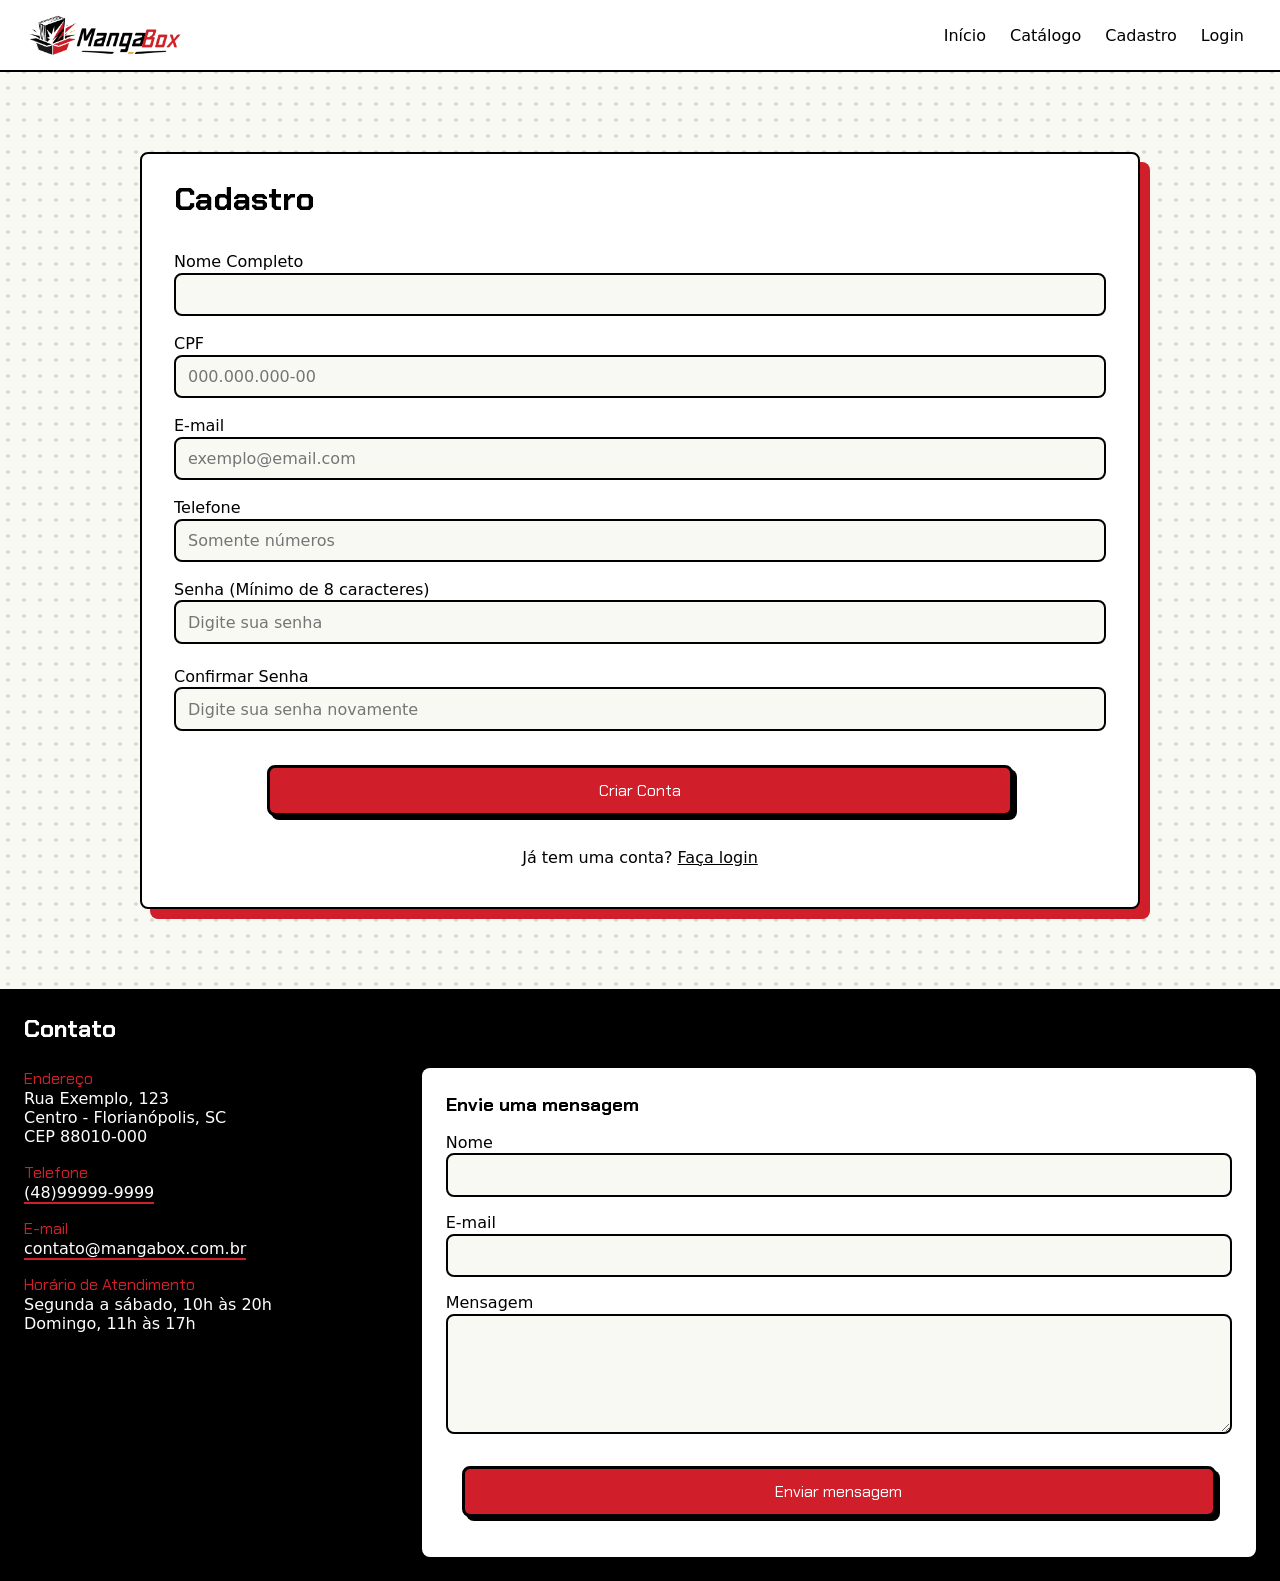
<file: cadastro.html>
<!DOCTYPE html>
<html lang="pt-BR">

<head>
    <meta charset="UTF-8">
    <meta name="viewport" content="width=device-width, initial-scale=1.0">
    <title>MangaBox | Cadastro</title>
    <link rel="icon" href="./img/icon.png" type="image/png">

    <link rel="preconnect" href="https://fonts.googleapis.com">
    <link rel="preconnect" href="https://fonts.gstatic.com" crossorigin>
    <link href="https://fonts.googleapis.com/css2?family=Chakra+Petch:ital,wght@1,700&display=swap" rel="stylesheet">

    <link rel="stylesheet" href="css/base.css">
    <link rel="stylesheet" href="css/componentes.css">
    <link rel="stylesheet" href="css/cadastro.css">
    <link rel="stylesheet" href="css/responsivo.css">

    <script type="module" src="./js/cliente.js"></script>
    <script type="module" src="./js/sessao.js"></script>
</head>

<body>
    <header class="menu">
        <div class="container menu-interno">
            <a href="index.html" class="menu-logo">
                <img src="img/logo-horizontal.png" alt="MangaBox">
            </a>

            <input type="checkbox" id="menu-toggle" class="menu-toggle">
            <label for="menu-toggle" class="menu-hamburguer">
                <img src="img/icons/menu.png" alt="">
            </label>

            <nav class="menu-nav">
                <a href="index.html" class="menu-link">Início</a>
                <a href="loja.html" class="menu-link">Catálogo</a>
                <a href="cadastro.html" class="menu-link" id="nav-cadastro" aria-current="page">Cadastro</a>
                <a href="login.html" class="menu-link" id="nav-login">Login</a>
                <a href="perfil.html" class="menu-link" id="nav-perfil">Perfil</a>
                <a href="relatorios.html" class="menu-link" id="nav-relatorios">Relatórios</a>
            </nav>
        </div>
    </header>

    <main>

        <div class="container" id="form-box">
            <h1>Cadastro</h1>
            <form id="form-cadastro" method="post">
                <div class="campo">
                    <label for="nomecad">Nome Completo</label>
                    <input type="text" id="nomecad" name="nomecad" required autocomplete="name">

                    <span class="erro" id="erro-nome"></span>
                </div>

                <div class="campo">
                    <label for="cpf">CPF</label>
                    <input type="text" id="cpf" name="cpf" required placeholder="000.000.000-00">

                    <span class="erro" id="erro-cpf"></span>
                </div>

                <div class="campo">
                    <label for="emailcad">E-mail</label>
                    <input type="email" id="emailcad" name="emailcad" required placeholder="exemplo@email.com">

                    <span class="erro" id="erro-email"></span>
                </div>

                <div class="campo">
                    <label for="telefone">Telefone</label>
                    <input type="tel" id="telefone" name="telefone" required placeholder="Somente números">

                    <span class="erro" id="erro-telefone"></span>
                </div>

                <div class="campo">
                    <label for="senha">Senha (Mínimo de 8 caracteres)</label>
                    <input type="password" id="senha" name="senha" required minlength="8"
                        placeholder="Digite sua senha">

                    <span class="erro" id="nao-minimo"></span>
                    <span class="erro" id="nao-letra"></span>
                    <span class="erro" id="nao-numero"></span>
                    <span class="erro" id="erro-senha"></span>

                </div>

                <div class="campo">
                    <label for="senha-confirma">Confirmar Senha</label>
                    <input type="password" id="senha-confirma" name="senha-confirma" required
                        placeholder="Digite sua senha novamente">

                    <span class="erro" id="erro-confirma"></span>
                </div>

                <button type="submit" class="botao botao-vermelho" id="botao-cadastro">Criar Conta</button>

                <p id="form-cadastro-link">
                    Já tem uma conta? <a href="login.html">Faça login</a>
                </p>
            </form>
        </div>
    </main>

    <footer class="rodape">
        <!--Contato-->
        <section class="container contato">
            <h2 class="contato-titulo">Contato</h2>

            <address>
                <dl class="contato-info">
                    <dt>Endereço</dt>
                    <dd>Rua Exemplo, 123<br>Centro - Florianópolis, SC<br>CEP 88010-000</dd>
                    <dt>Telefone</dt>
                    <dd><a href="tel:+5548999999999">(48)99999-9999</a></dd>
                    <dt>E-mail</dt>
                    <dd><a href="mailto:contato@mangabox.com.br">contato@mangabox.com.br</a></dd>
                    <dt>Horário de Atendimento</dt>
                    <dd>Segunda a sábado, 10h às 20h<br>Domingo, 11h às 17h</dd>
                </dl>
            </address>

            <form method="post" class="form-contato">
                <h3>Envie uma mensagem</h3>

                <div class="campo">
                    <label for="nome">Nome</label>
                    <input type="text" id="nome" name="nome" required>
                </div>

                <div class="campo">
                    <label for="email">E-mail</label>
                    <input type="email" id="email" name="email" required>
                </div>

                <div class="campo">
                    <label for="mensagem">Mensagem</label>
                    <textarea id="mensagem" name="mensagem" required></textarea>
                </div>

                <button type="submit" class="botao botao-vermelho">Enviar mensagem</button>
            </form>
        </section>
    </footer>

    <div id="toast" class="toast"></div>

</body>

</html>
</file>
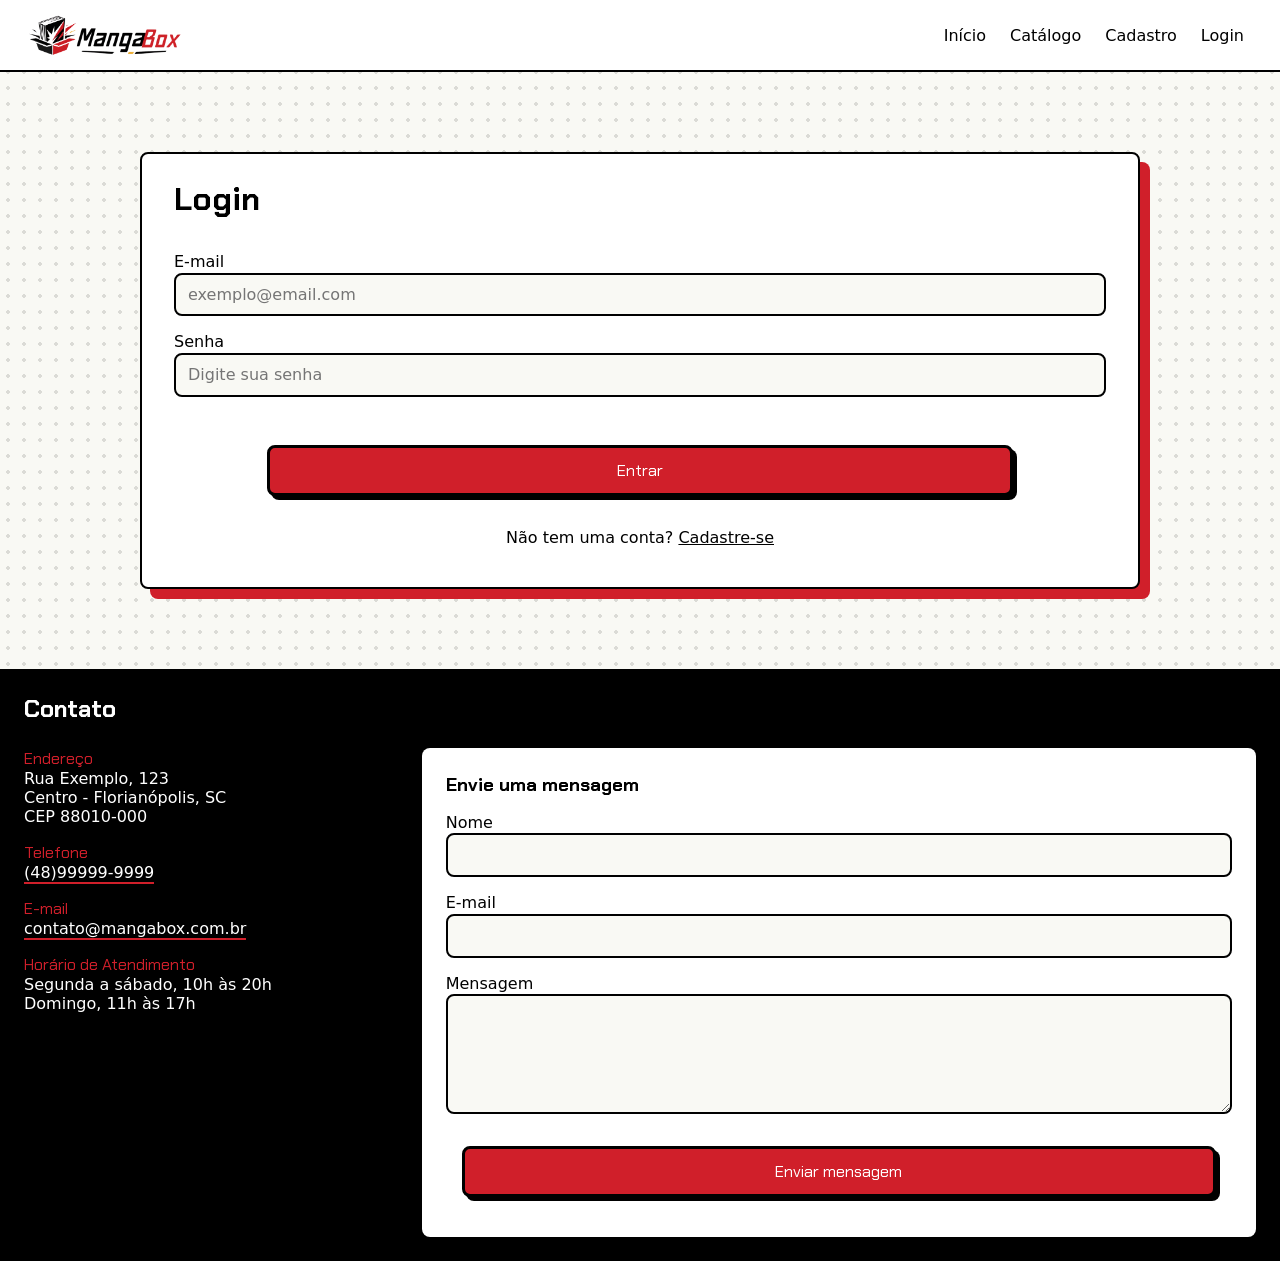
<file: login.html>
<!DOCTYPE html>
<html lang="pt-BR">

<head>
    <meta charset="UTF-8">
    <meta name="viewport" content="width=device-width, initial-scale=1.0">
    <title>MangaBox | Login</title>
    <link rel="icon" href="./img/icon.png" type="image/png">

    <link rel="preconnect" href="https://fonts.googleapis.com">
    <link rel="preconnect" href="https://fonts.gstatic.com" crossorigin>
    <link href="https://fonts.googleapis.com/css2?family=Chakra+Petch:ital,wght@1,700&display=swap" rel="stylesheet">

    <link rel="stylesheet" href="css/base.css">
    <link rel="stylesheet" href="css/componentes.css">
    <link rel="stylesheet" href="css/login.css">
    <link rel="stylesheet" href="css/responsivo.css">

    <script type="module" src="js/auth.js"></script>
    <script type="module" src="./js/sessao.js"></script>
</head>

<body>
    <header class="menu">
        <div class="container menu-interno">
            <a href="index.html" class="menu-logo">
                <img src="img/logo-horizontal.png" alt="MangaBox">
            </a>

            <input type="checkbox" id="menu-toggle" class="menu-toggle">
            <label for="menu-toggle" class="menu-hamburguer">
                <img src="img/icons/menu.png" alt="">
            </label>

            <nav class="menu-nav">
                <a href="index.html" class="menu-link">Início</a>
                <a href="loja.html" class="menu-link">Catálogo</a>
                <a href="cadastro.html" class="menu-link" id="nav-cadastro">Cadastro</a>
                <a href="login.html" class="menu-link" id="nav-login" aria-current="page">Login</a>
                <a href="perfil.html" class="menu-link" id="nav-perfil">Perfil</a>
                <a href="relatorios.html" class="menu-link" id="nav-relatorios">Relatórios</a>
            </nav>
        </div>
    </header>

    <main>

        <div class="container" id="form-box">
            <h1>Login</h1>
            <form id="form-login" method="get">
                <div class="campo">
                    <label for="emaillogin">E-mail</label>
                    <input type="email" id="emaillogin" name="emaillogin" placeholder="exemplo@email.com"
                        autocomplete="email" required>
                </div>

                <div class="campo">
                    <label for="senha">Senha</label>
                    <input type="password" id="senha" name="senha" placeholder="Digite sua senha"
                        autocomplete="current-password" required>
                </div>

                <span class="erro" id="erro-login"></span>

                <button type="submit" class="botao botao-vermelho" id="botao-login">Entrar</button>

                <p id="form-cadastro-link">
                    Não tem uma conta? <a href="cadastro.html">Cadastre-se</a>
                </p>
            </form>
        </div>
    </main>

    <footer class="rodape">
        <!--Contato-->
        <section class="container contato">
            <h2 class="contato-titulo">Contato</h2>

            <address>
                <dl class="contato-info">
                    <dt>Endereço</dt>
                    <dd>Rua Exemplo, 123<br>Centro - Florianópolis, SC<br>CEP 88010-000</dd>
                    <dt>Telefone</dt>
                    <dd><a href="tel:+5548999999999">(48)99999-9999</a></dd>
                    <dt>E-mail</dt>
                    <dd><a href="mailto:contato@mangabox.com.br">contato@mangabox.com.br</a></dd>
                    <dt>Horário de Atendimento</dt>
                    <dd>Segunda a sábado, 10h às 20h<br>Domingo, 11h às 17h</dd>
                </dl>
            </address>

            <form method="post" class="form-contato">
                <h3>Envie uma mensagem</h3>

                <div class="campo">
                    <label for="nome">Nome</label>
                    <input type="text" id="nome" name="nome" required>
                </div>

                <div class="campo">
                    <label for="email">E-mail</label>
                    <input type="email" id="email" name="email" required>
                </div>

                <div class="campo">
                    <label for="mensagem">Mensagem</label>
                    <textarea id="mensagem" name="mensagem" required></textarea>
                </div>

                <button type="submit" class="botao botao-vermelho">Enviar mensagem</button>
            </form>
        </section>
    </footer>

    <div id="toast" class="toast"></div>

</body>

</html>
</file>
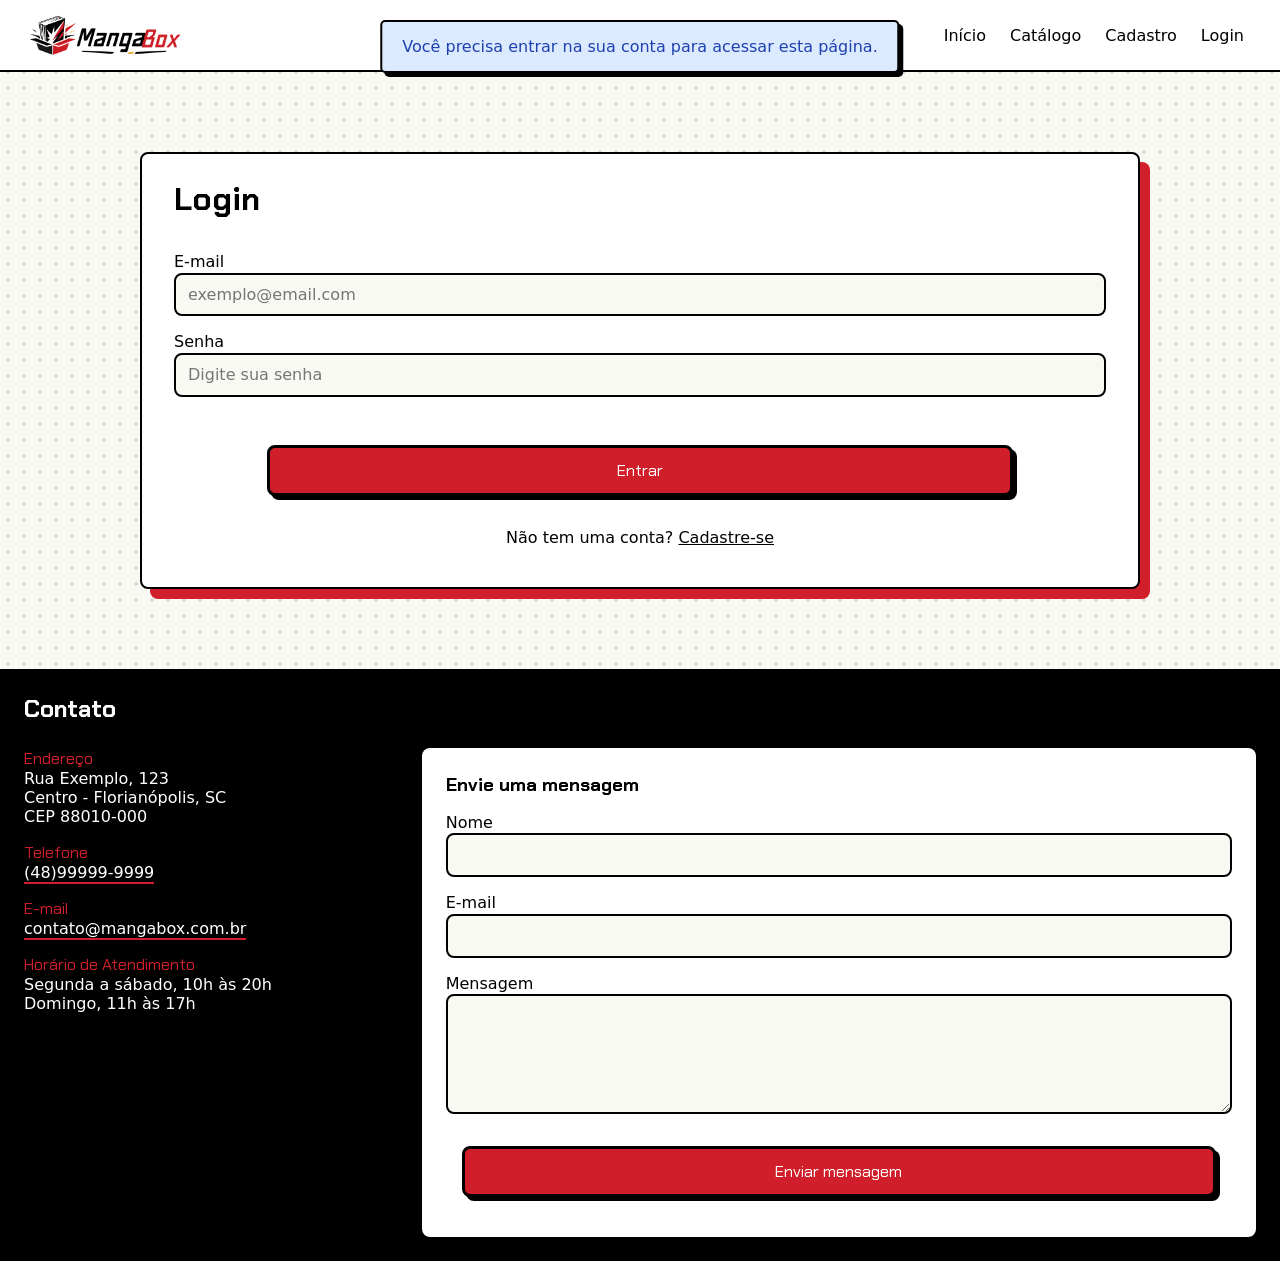
<file: perfil.html>
<!DOCTYPE html>
<html lang="pt-BR">

<head>
    <meta charset="UTF-8">
    <meta name="viewport" content="width=device-width, initial-scale=1.0">
    <title>MangaBox</title>
    <link rel="icon" href="./img/icon.png" type="image/png">

    <link rel="preconnect" href="https://fonts.googleapis.com">
    <link rel="preconnect" href="https://fonts.gstatic.com" crossorigin>
    <link href="https://fonts.googleapis.com/css2?family=Chakra+Petch:ital,wght@1,700&display=swap" rel="stylesheet">

    <link rel="stylesheet" href="css/base.css">
    <link rel="stylesheet" href="css/componentes.css">
    <link rel="stylesheet" href="css/perfil.css">
    <link rel="stylesheet" href="css/responsivo.css">

    <script type="module" src="./js/perfil.js"></script>
    <script type="module" src="js/sessao.js"></script>
</head>

<body data-permissao="cliente">
    <header class="menu">
        <div class="container menu-interno">
            <a href="index.html" class="menu-logo">
                <img src="img/logo-horizontal.png" alt="MangaBox">
            </a>

            <input type="checkbox" id="menu-toggle" class="menu-toggle">
            <label for="menu-toggle" class="menu-hamburguer">
                <img src="img/icons/menu.png" alt="">
            </label>

            <nav class="menu-nav">
                <a href="index.html" class="menu-link">Início</a>
                <a href="loja.html" class="menu-link">Catálogo</a>
                <a href="cadastro.html" class="menu-link" id="nav-cadastro">Cadastro</a>
                <a href="login.html" class="menu-link" id="nav-login">Login</a>
                <a href="perfil.html" class="menu-link" id="nav-perfil" aria-current="page">Perfil</a>
                <a href="relatorios.html" class="menu-link" id="nav-relatorios">Relatórios</a>
            </nav>
        </div>
    </header>

    <main>

        <div class="container" id="form-box">
            <h1>Meu Perfil</h1>

            <form id="form-perfil">

                <div class="campo">
                    <label for="id-cliente">ID do Cliente</label>
                    <input type="text" id="id-cliente" name="id-cliente" readonly>
                </div>

                <div class="campo">
                    <label for="nomecad">Nome Completo</label>
                    <input type="text" id="nomecad" name="nomecad" required>
                    <span class="erro" id="erro-nome"></span>
                </div>

                <div class="campo">
                    <label for="cpf">CPF</label>
                    <input type="text" id="cpf" name="cpf" readonly>
                </div>

                <div class="campo">
                    <label for="emailcad">E-mail</label>
                    <input type="email" id="emailcad" name="emailcad" required>
                    <span class="erro" id="erro-email"></span>
                </div>

                <div class="campo">
                    <label for="telefone">Telefone</label>
                    <input type="tel" id="telefone" name="telefone" required placeholder="(00) 00000-0000">
                    <span class="erro" id="erro-telefone"></span>
                </div>

                <div class="campo">
                    <label for="senha">Nova Senha</label>
                    <input type="password" id="senha" name="senha" placeholder="Deixe vazio para manter a senha atual">
                    <span class="erro" id="erro-senha"></span>
                </div>

                <div class="campo">
                    <label for="senha-confirma">Confirmar Nova Senha</label>
                    <input type="password" id="senha-confirma" name="senha-confirma"
                        placeholder="Digite novamente a nova senha">
                    <span class="erro" id="erro-confirma"></span>
                </div>

                <button type="submit" class="botao botao-vermelho" id="botao-perfil">
                    Salvar Alterações
                </button>

            </form>

            <div class="botoes-perfil">
                <button type="button" class="botao botao-vermelho" id="botao-sair">
                    Sair da Conta
                </button>

                <button type="button" class="botao botao-vermelho" id="botao-remover-conta">
                    Remover Conta
                </button>
            </div>

            <dialog id="dialog-remover">
                <div class="conteudo-dialog">
                    <h2>Remover conta</h2>

                    <p>
                        Tem certeza de que deseja remover sua conta?
                        Essa ação não poderá ser desfeita.
                    </p>

                    <div class="botoes-dialog">
                        <button type="button" id="cancelar-remocao">
                            Cancelar
                        </button>

                        <button type="button" id="confirmar-remocao">
                            Remover conta
                        </button>
                    </div>
                </div>
            </dialog>

            <span class="erro" id="mensagem-perfil"></span>
        </div>

        <div id="pedidos">
            <h2>Meus pedidos</h2>
            <div id="tabela-container">
                <table id="tabela-pedidos">
                    <thead>
                        <tr>
                            <th>Pedido</th>
                            <th>Data</th>
                            <th>Itens</th>
                            <th>Total</th>
                            <th>Status</th>
                        </tr>
                    </thead>
                    <tbody>
                        <tr class="tr-pedidos">
                            <td>CP003</td>
                            <td>05/10/2026</td>
                            <td>2</td>
                            <td>R$ 89,80</td>
                            <td>Entregue</td>
                        </tr>
                        <tr class="tr-pedidos">
                            <td>CP002</td>
                            <td>28/09/2026</td>
                            <td>3</td>
                            <td>R$ 127,50</td>
                            <td>Enviado</td>
                        </tr>
                        <tr class="tr-pedidos">
                            <td>CP001</td>
                            <td>15/09/2026</td>
                            <td>1</td>
                            <td>R$ 42,90</td>
                            <td>Entregue</td>
                        </tr>
                    </tbody>
                </table>
            </div>
        </div>




    </main>

    <footer class="rodape">
        <!--Contato-->
        <section class="container contato">
            <h2 class="contato-titulo">Contato</h2>

            <address>
                <dl class="contato-info">
                    <dt>Endereço</dt>
                    <dd>Rua Exemplo, 123<br>Centro - Florianópolis, SC<br>CEP 88010-000</dd>
                    <dt>Telefone</dt>
                    <dd><a href="tel:+5548999999999">(48)99999-9999</a></dd>
                    <dt>E-mail</dt>
                    <dd><a href="mailto:contato@mangabox.com.br">contato@mangabox.com.br</a></dd>
                    <dt>Horário de Atendimento</dt>
                    <dd>Segunda a sábado, 10h às 20h<br>Domingo, 11h às 17h</dd>
                </dl>
            </address>

            <form method="post" class="form-contato">
                <h3>Envie uma mensagem</h3>

                <div class="campo">
                    <label for="nome">Nome</label>
                    <input type="text" id="nome" name="nome" required>
                </div>

                <div class="campo">
                    <label for="email">E-mail</label>
                    <input type="email" id="email" name="email" required>
                </div>

                <div class="campo">
                    <label for="mensagem">Mensagem</label>
                    <textarea id="mensagem" name="mensagem" required></textarea>
                </div>

                <button type="submit" class="botao botao-vermelho">Enviar mensagem</button>
            </form>
        </section>
    </footer>

    <div id="toast" class="toast"></div>
</body>

</html>
</file>
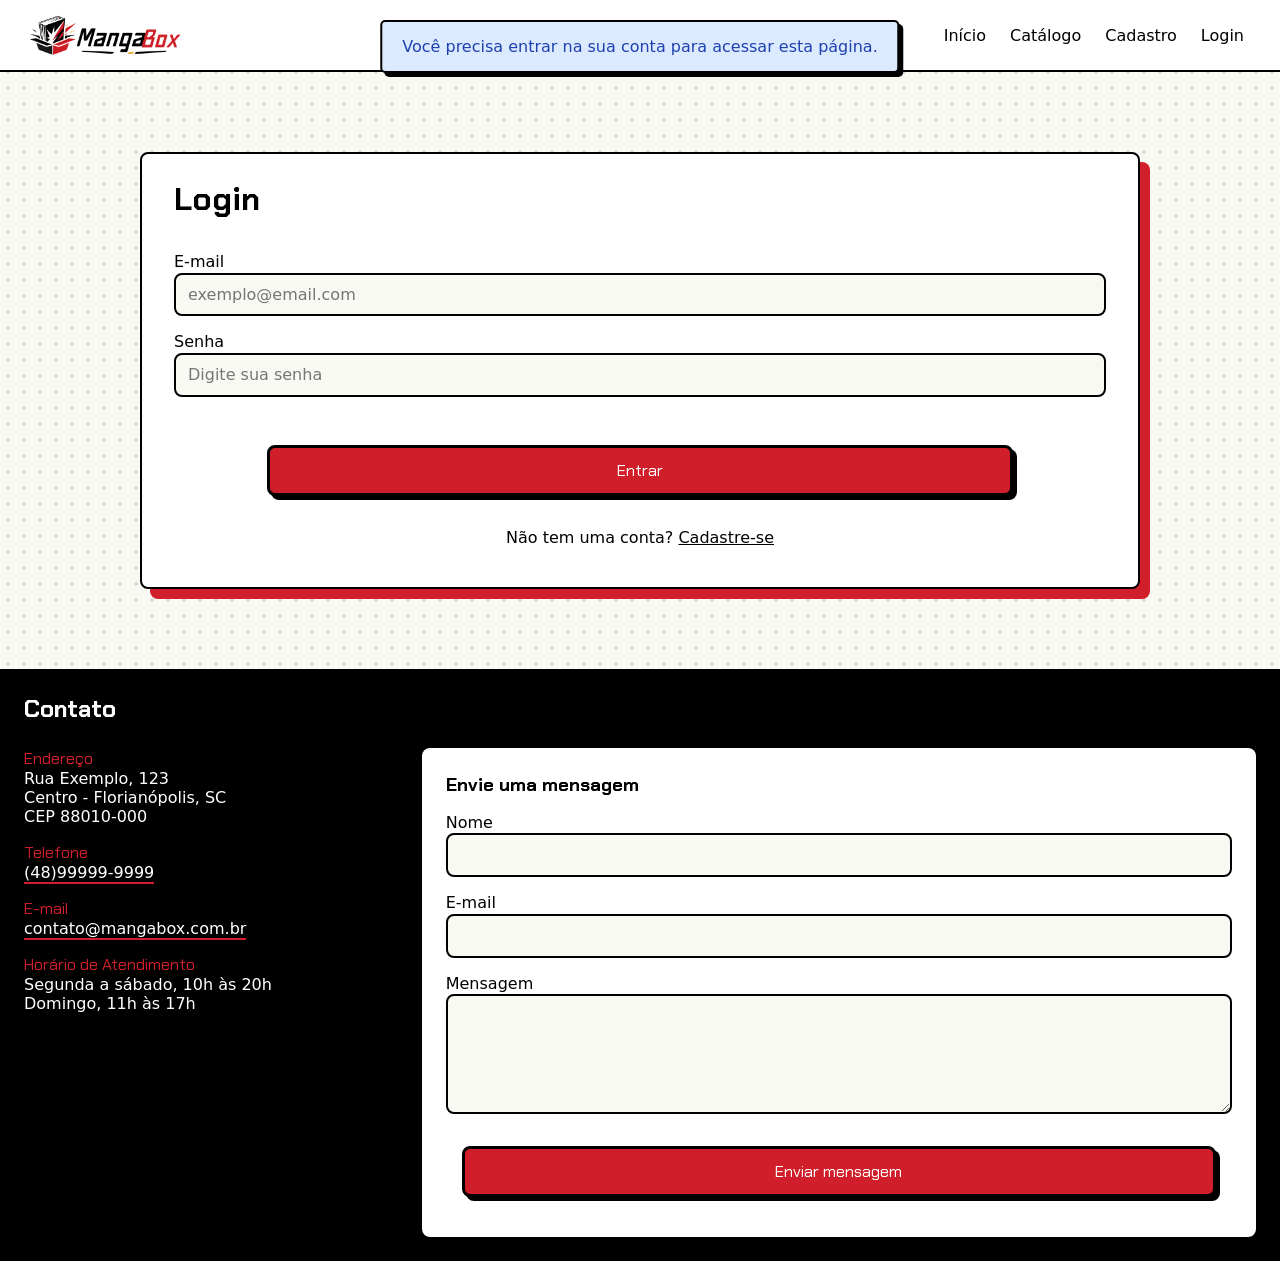
<file: relatorios.html>
<!DOCTYPE html>
<html lang="pt-BR">

<head>
    <meta charset="UTF-8">
    <meta name="viewport" content="width=device-width, initial-scale=1.0">
    <title>MangaBox | Relatórios</title>
    <link rel="icon" href="./img/icon.png" type="image/png">

    <link rel="preconnect" href="https://fonts.googleapis.com">
    <link rel="preconnect" href="https://fonts.gstatic.com" crossorigin>
    <link href="https://fonts.googleapis.com/css2?family=Chakra+Petch:ital,wght@1,700&display=swap" rel="stylesheet">

    <link rel="stylesheet" href="css/base.css">
    <link rel="stylesheet" href="css/componentes.css">
    <link rel="stylesheet" href="css/relatorios.css">
    <link rel="stylesheet" href="css/responsivo.css">

    <script type="module" src="./js/sessao.js"></script>

    <link rel="stylesheet" href="css/relatorios-impressao.css" media="print">
</head>

<body data-permissao="admin">
    <header id="admin-cabecalho">
        <div class="container admin-cabecalho-interno">
            <div>
                <p id="admin-cabecalho-marca">MangaBox</p>
                <h1 id="admin-cabecalho-titulo">Área administrativa - Relatórios</h1>
            </div>

            <div>
                <p>Emitido em: <time datetime="2026-10-12T11:54">12/10/2026 - 11:54</time></p>
            </div>
        </div>
    </header>

    <main class="container">

        <section id="clientes">
            <h2>Clientes cadastrados</h2>

            <form method="get">
                <p>Buscar Clientes</p>

                <div class="campo">
                    <label for="termo-cliente">Termo de busca</label>
                    <input type="text" id="termo-cliente" name="termo-cliente" placeholder="Digite sua busca">
                </div>

                <div class="campo">
                    <label for="criterio-cliente">Buscar por</label>
                    <select id="criterio-cliente" name="criterio-cliente">
                        <option value="nome">Nome</option>
                        <option value="id">ID</option>
                        <option value="email">E-mail</option>
                        <option value="cpf">CPF</option>
                    </select>
                </div>

                <button type="submit" class="botao botao-vermelho">Buscar</button>
            </form>

            <div class="admin-tabela">
                <table>
                    <thead>
                        <tr>
                            <th scope="col">ID</th>
                            <th scope="col">Nome</th>
                            <th scope="col">E-mail</th>
                            <th scope="col">CPF</th>
                        </tr>
                    </thead>

                    <tbody>
                        <tr>
                            <th scope="row">C001</th>
                            <td>Bruno Santana</td>
                            <td>brunosf2007@gmail.com</td>
                            <td>000.000.000-00</td>
                        </tr>

                        <tr>
                            <th scope="row">C002</th>
                            <td>Adriano Henriques</td>
                            <td>Adriano@gmail.com</td>
                            <td>111.111.111-11</td>
                        </tr>

                        <tr>
                            <th scope="row">C003</th>
                            <td>Amanda Lemos</td>
                            <td>amandalemos@gmail.com</td>
                            <td>222.222.222-22</td>
                        </tr>

                        <tr>
                            <th scope="row">C004</th>
                            <td>Thiago Nunes</td>
                            <td>thiagonunes@hotmail.com</td>
                            <td>333.333.333-33</td>
                        </tr>

                        <tr>
                            <th scope="row">C005</th>
                            <td>Letícia Prado</td>
                            <td>leticiaprado@gmail.com</td>
                            <td>444.444.444-44</td>
                        </tr>
                    </tbody>
                </table>

            </div>

        </section>

        <section id="compras">
            <h2>Compras realizadas</h2>

            <form method="get" class="admin-busca nao-imprimir" id="busca-compras">
                <p>Buscar compras</p>

                <div class="campo">
                    <label for="termo-compra">Termo de busca</label>
                    <input type="text" id="termo-compra" name="termo-compra" placeholder="Digite sua busca">
                </div>

                <div class="campo">
                    <label for="criterio-compra">Buscar por</label>
                    <select id="criterio-compra" name="criterio-compra">
                        <option value="id">ID da compra</option>
                        <option value="cliente">Cliente</option>
                        <option value="data">Data</option>
                        <option value="valor">Valor</option>
                        <option value="produto">Produto</option>
                    </select>
                </div>

                <button type="submit" class="botao botao-vermelho">Buscar</button>
            </form>

            <div class="admin-tabela">
                <table>
                    <thead>
                        <tr>
                            <th scope="col">ID</th>
                            <th scope="col">Cliente</th>
                            <th scope="col">Produtos</th>
                            <th scope="col">Qtd.</th>
                            <th scope="col">Valor total</th>
                            <th scope="col">Data</th>
                        </tr>
                    </thead>

                    <tbody>
                        <tr>
                            <th scope="row">CP001</th>
                            <td>C001 - Bruno Santana</td>
                            <td>
                                <ul>
                                    <li>Vagabond Volume 1</li>
                                </ul>
                            </td>
                            <td>1</td>
                            <td>R$ 44,90</td>
                            <td><time datetime="2026-09-15">15/09/2026</time></td>
                        </tr>

                        <tr>
                            <th scope="row">CP002</th>
                            <td>C001 - Bruno Santana</td>
                            <td>
                                <ul>
                                    <li>Berserk Volume 1</li>
                                    <li>Blue Lock Volume 1</li>
                                    <li>Azumanga Daioh Volume 01</li>
                                </ul>
                            </td>
                            <td>3</td>
                            <td>R$ 106,70</td>
                            <td><time datetime="2026-09-28">28/09/2026</time></td>
                        </tr>

                        <tr>
                            <th scope="row">CP003</th>
                            <td>C001 - Bruno Santana</td>
                            <td>
                                <ul>
                                    <li>Berserk Volume 1 (2x)</li>
                                </ul>
                            </td>
                            <td>2</td>
                            <td>R$ 89,80</td>
                            <td><time datetime="2026-10-05">05/10/2026</time></td>
                        </tr>

                        <tr>
                            <th scope="row">CP004</th>
                            <td>C002 - Adriano Henriques</td>
                            <td>
                                <ul>
                                    <li>Delicious in the Dungeon Volume 1</li>
                                    <li>Claymore Volume 1</li>
                                </ul>
                            </td>
                            <td>2</td>
                            <td>R$ 89,80</td>
                            <td><time datetime="2026-10-02">02/10/2026</time></td>
                        </tr>

                        <tr>
                            <th scope="row">CP005</th>
                            <td>C003 - Amanda Lemos</td>
                            <td>
                                <ul>
                                    <li>Bleach Remix Volume 1</li>
                                    <li>Blame! Volume 1</li>
                                </ul>
                            </td>
                            <td>2</td>
                            <td>R$ 114,80</td>
                            <td><time datetime="2026-10-06">06/10/2026</time></td>
                        </tr>

                        <tr>
                            <th scope="row">CP006</th>
                            <td>C004 - Thiago Nunes</td>
                            <td>
                                <ul>
                                    <li>As Viajantes do Fim Volume 1</li>
                                    <li>Jojolion Volume 1</li>
                                </ul>
                            </td>
                            <td>2</td>
                            <td>R$ 129,80</td>
                            <td><time datetime="2026-10-08">08/10/2026</time></td>
                        </tr>

                        <tr>
                            <th scope="row">CP007</th>
                            <td>C005 - Letícia Prado</td>
                            <td>
                                <ul>
                                    <li>Vagabond Volume 1</li>
                                    <li>Azumanga Daioh Volume 01 (2x)</li>
                                </ul>
                            </td>
                            <td>3</td>
                            <td>R$ 78,70</td>
                            <td><time datetime="2026-10-09">09/10/2026</time></td>
                        </tr>

                        <tr>
                            <th scope="row">CP008</th>
                            <td>C006 - Letícia Prado</td>
                            <td>
                                <ul>
                                    <li>A Menina do Outro Lado Volume 1</li>
                                </ul>
                            </td>
                            <td>1</td>
                            <td>R$ 69,90</td>
                            <td><time datetime="2026-10-10">10/10/2026</time></td>
                        </tr>
                    </tbody>
                </table>
            </div>

        </section>
    </main>

    <footer class="admin-rodape">
        <div class="container admin-rodape-interno">
            <p>MangaBox - Área administrativa</p>
            <p>Emitido em: <time datetime="2026-10-12T11:54">12/10/2026 - 11:54</time></p>
        </div>
    </footer>

    <div id="toast" class="toast"></div>

</body>
</file>
<file: css/base.css>
:root {
    --cor-primaria: #d01f2a;
    --cor-primaria-escura: #a81820;
    --cor-tinta: #000;
    --cor-fundo: #f9f9f4;
    --cor-superficie: #fff;
    --cor-superficie-escuro: #b6b6b6;
    --cor-superficie-escuro2: #f2f2f2;
    --cor-superficie-escuro3: #ddd;
    --cor-texto: #000;
    --cor-texto-suave: #555;


    --fonte-titulo: 'Chakra Petch', 'Segoe UI', sans-serif;
    --fonte-texto: 'Segoe UI', system-ui, -apple-system, sans-serif;


    --borda: 2px solid var(--cor-tinta);
    --sombra-dura: 4px 4px 0 var(--cor-tinta);

    --cor-sucesso: #d1e7dd;
    --cor-sucesso-texto: #0f5132;

    --cor-erro: #f8d7da;
    --cor-erro-texto: #842029;

    --cor-azul-claro: #dbeafe;
    --cor-texto-azul: #1e40af;
}

/* ---------- 2. Reset ---------- */
*,
*::before,
*::after {
    box-sizing: border-box;
}

* {
    margin: 0;
}


html {
    scroll-behavior: smooth;
}

body {
    font-family: var(--fonte-texto);
    font-size: 1rem;
    color: var(--cor-texto);

    background-color: var(--cor-fundo);
    background-image: radial-gradient(rgba(0, 0, 0, 0.12) 2px, transparent 2px);
    background-size: 16px 16px;
}

img {
    display: block;
    max-width: 100%;
    height: auto;
}

input,
button,
textarea,
select {
    font: inherit;
    color: inherit;
}

button {
    cursor: pointer;
}

ul,
ol {
    padding: 0;
    list-style: none;
}

address {
    font-style: normal;
}

a {
    color: inherit;
}

h1,
h2,
h3,
h4 {
    font-family: var(--fonte-titulo);

}

p {
    max-width: 65ch;
}

.container {
    width: 100%;
    max-width: 1500px;
    margin-inline: auto;
    padding-inline: 1.5rem;
}
</file>
<file: css/componentes.css>
/* menu superior */
[hidden] {
    display: none !important;
}

.menu {
    position: sticky;
    top: 0;
    z-index: 10;
    background-color: var(--cor-superficie);
    border-bottom: var(--borda);
    display: flex;
    justify-content: space-between;
    align-items: center;
}

.menu-logo img {
    height: 70px;
    width: auto;
    padding: 14px 0px;
}

.menu-interno {
    display: flex;
}

.menu-nav {
    display: flex;
    justify-content: flex-end;
    align-items: center;
    margin-left: auto;
}

.menu-link {
    text-decoration: none;
    display: block;
    padding: 0 12px;
}

.menu-link:hover {
    transition: 0.5s;
    color: var(--cor-primaria-escura);
}

/* botões */
.botao {
    font-family: var(--fonte-titulo);
    text-decoration: none;
    text-align: center;

    display: inline-block;
    padding: 0.75rem;
    margin: 1rem;
    color: var(--cor-tinta);
    background-color: var(--cor-superficie);
    border: 3px solid var(--cor-tinta);
    box-shadow: var(--sombra-dura);
    border-radius: 8px;
}

.botao:hover {
    background-color: var(--cor-superficie-escuro);
    transition: 0.2s;
    transform: translate(2px, 2px);
    box-shadow: 2px 2px 0 var(--cor-tinta);
}

.botao:active {
    transition: 0.2s;
    transform: translate(4px, 4px);
    box-shadow: 0 0 0 var(--cor-tinta);
}

.botao-vermelho {
    background-color: var(--cor-primaria);
    color: var(--cor-superficie);
}

.botao-vermelho:hover {
    background-color: var(--cor-primaria-escura);
}

.botao-comprar {
    width: 90%;

}

/* seções */
.secao {
    padding-block: 4rem;
}

.secao-titulo {
    margin-bottom: 2.5rem;
}


/* Produtos */

/* Grade */
.grade-produtos {
    display: grid;
    grid-template-columns: repeat(auto-fill, minmax(220px, 250px));
    justify-content: center;
    align-items: stretch;
    gap: 1.5rem;
}

/* Card */
.card-produto {
    display: flex;
    flex-direction: column;

    background-color: var(--cor-superficie);
    border: var(--borda);
    border-radius: 6px;

    overflow: hidden;
    box-sizing: border-box;

    height: 100%;

    transition: transform 0.2s, box-shadow 0.2s;
}

/* Imagem */
.card-produto-imagem {
    display: block;
    width: 100%;
    aspect-ratio: 2 / 3;
    object-fit: cover;

    border-bottom: 2px solid var(--cor-tinta);
}

/* Título */
.card-produto-titulo {
    display: flex;
    align-items: center;
    justify-content: center;

    min-height: 3.5rem;
    padding: 0.7rem;

    margin: 0;

    text-align: center;
    font-family: var(--fonte-titulo);

    border-bottom: var(--borda);
    box-sizing: border-box;
}

/* Categoria */
.card-produto-categoria {
    margin: 0;
    padding: 0.6rem 0.7rem 0;

    font-size: 0.85rem;
    font-weight: bold;

    color: var(--cor-primaria-escura);
}

/* Descrição */
.card-produto-descricao {
    padding: 0 0.7rem;
    margin: 0.4rem 0;

    font-size: 0.9rem;
    line-height: 1.5;

    color: var(--cor-texto-suave);
}

/* Preço */
.card-produto-preco {
    padding: 0 0.7rem;
    margin-top: auto;
    margin-bottom: 0.8rem;

    font-family: var(--fonte-titulo);
    font-size: 1.2rem;
    font-weight: bold;

    color: var(--cor-primaria-escura);
}

/* Botões */
.card-produto button {
    align-self: center;

    width: 85%;
    margin: 0.35rem auto;
}

/* Último botão */
.card-produto button:last-child {
    margin-bottom: 1rem;
}


/* erros */
.erro {
    color: var(--cor-primaria);
    font-size: 13px;
    display: block;
}




/* rodapé */
.rodape {
    background-color: var(--cor-tinta);
    padding-block: 1.5rem;
}

.contato {
    color: var(--cor-superficie);
    display: grid;
    grid-template-columns: 0.4fr 1fr;
    gap: 1.5rem 4rem;
    align-items: start;
}

.contato-titulo {
    grid-column: 1 / -1;
}

.contato-info dt {
    font-family: var(--fonte-titulo);
    color: var(--cor-primaria);
}

.contato-info dd {
    margin: 0 0 1rem;
}

.contato-info a {
    text-decoration: none;
    border-bottom: 2px solid var(--cor-primaria);
}

/* formulario */
.form-contato {
    display: flex;
    flex-direction: column;
    gap: 1rem;
    padding: 1.5rem;

    background-color: var(--cor-superficie);
    border-radius: 8px;

    color: var(--cor-tinta);
}

.campo {
    display: flex;
    flex-direction: column;
    gap: 0.1rem;
}

.campo input,
.campo textarea {
    padding: 0.65rem 0.75rem;
    background-color: var(--cor-fundo);
    border: 2px solid var(--cor-tinta);
    border-radius: 8px;
}

.campo textarea {
    min-height: 120px;
    resize: vertical;
}

/* toast */
.toast {
    position: fixed;
    top: 20px;
    left: 50%;
    transform: translate(-50%, -20px);
    padding: 15px 20px;
    border: var(--borda);
    box-shadow: var(--sombra-dura);
    border-radius: 5px;
    background-color: var(--cor-superficie);
    color: var(--cor-texto);
    font-family: var(--fonte-texto);
    opacity: 0;
    visibility: hidden;
    transition: 0.3s;
    z-index: 1000;
}

.toast.mostrar {
    opacity: 1;
    visibility: visible;
    transform: translate(-50%, 0);
}

.toast.sucesso {
    background-color: var(--cor-sucesso);
    color: var(--cor-sucesso-texto);
}

.toast.erro {
    background-color: var(--cor-erro);
    color: var(--cor-erro-texto);
}

.toast.info {
    background-color: var(--cor-azul-claro);
    color: var(--cor-texto-azul);
}

/* elemento dialog */

dialog {
    position: fixed;
    top: 50%;
    left: 50%;
    transform: translate(-50%, -50%);
    margin: 0;

    border: var(--borda);
    box-shadow: var(--sombra-dura);
    border-radius: 8px;
    padding: 0;
    width: 90%;
    max-width: 400px;
    background-color: var(--cor-superficie);
    color: var(--cor-texto);
    font-family: var(--fonte-texto);
}

dialog::backdrop {
    background-color: rgba(0, 0, 0, 0.6);
}

.conteudo-dialog {
    padding: 25px;
}

.conteudo-dialog h2 {
    margin-top: 0;
    font-family: var(--fonte-titulo);
}

.botoes-dialog {
    display: flex;
    justify-content: flex-end;
    gap: 10px;
    margin-top: 20px;
}

.botoes-dialog button {
    padding: 10px 15px;
    border: var(--borda);
    border-radius: 5px;
    font-family: var(--fonte-texto);
    cursor: pointer;
}

#confirmar-remocao {
    background-color: var(--cor-primaria);
    color: var(--cor-superficie);
}

#confirmar-remocao:hover {
    background-color: var(--cor-primaria-escura);
}

#cancelar-remocao {
    background-color: var(--cor-superficie-escuro2);
    color: var(--cor-texto);
}

#cancelar-remocao:hover {
    background-color: var(--cor-superficie-escuro3);
}




/* =================================
   MODAL DE DETALHES DO PRODUTO
================================= */

#dialog-produto {
    width: min(90%, 950px);
    max-width: 950px;
    max-height: 85vh;

    padding: 1.5rem;

    overflow-y: auto;
    box-sizing: border-box;

    background-color: var(--cor-superficie);
    color: var(--cor-texto);

    border: var(--borda);
    border-radius: 6px;
    box-shadow: var(--sombra-dura);
}

/* Fundo escuro */
#dialog-produto::backdrop {
    background-color: rgba(0, 0, 0, 0.75);
}


/* =================================
   ORGANIZAÇÃO PRINCIPAL
================================= */

.conteudo-dialog {
    display: grid;
    grid-template-columns: 1fr 1fr;
    gap: 2rem;
    align-items: start;
}


/* =================================
   IMAGEM
================================= */

.detalhe-imagem-container {
    display: flex;
    justify-content: center;
    align-items: center;

    min-height: 450px;
    padding: 1rem;

    background-color: var(--cor-fundo);
    border: var(--borda);
    border-radius: 5px;

    box-sizing: border-box;
}

#detalhe-imagem {
    display: block;

    width: 100%;
    max-height: 450px;

    object-fit: contain;
    object-position: center;

    border: 2px solid var(--cor-tinta);
    border-radius: 5px;
}


/* Informações */

.detalhe-informacoes {
    display: flex;
    flex-direction: column;
    gap: 1rem;
}


/* Botão fechar */
#fechar-dialog {
    align-self: flex-end;
    margin: 0;
}


/* Nome */
#detalhe-nome {
    margin: 0;

    font-family: var(--fonte-titulo);
    font-size: 1.8rem;
}


/* Categoria */
#detalhe-categoria {
    margin: 0;

    font-size: 0.9rem;
    font-weight: bold;

    color: var(--cor-primaria-escura);
}


/* Descrição */
#detalhe-descricao {
    margin: 0;

    line-height: 1.6;
    color: var(--cor-texto-suave);
}


/* Separador */
.detalhe-informacoes hr {
    width: 100%;

    border: 0;
    border-top: var(--borda);
}


/* Preço */
#detalhe-preco {
    margin: 0;

    font-family: var(--fonte-titulo);
    font-size: 1.7rem;
    font-weight: bold;

    color: var(--cor-primaria-escura);
}


/* Estoque */
#detalhe-estoque {
    margin: 0;
}


/* Área de compra*/

.detalhe-compra {
    display: flex;
    align-items: stretch;
    gap: 1rem;

    width: 100%;
    margin-top: 0.5rem;
}


/* Seletor de quantidade */
.controle-quantidade {
    display: flex;
    align-items: center;
    justify-content: space-between;

    min-width: 140px;
    height: 48px;

    border: var(--borda);
    border-radius: 5px;

    background-color: var(--cor-superficie);

    box-sizing: border-box;
}


/* Botões de quantidade */
.controle-quantidade button {
    width: 34px;
    height: 34px;

    margin: 0 5px;

    border: none;
    border-radius: 5px;

    background-color: var(--cor-fundo);
    color: var(--cor-texto);

    font-size: 1.3rem;
    font-weight: bold;

    cursor: pointer;
}

.controle-quantidade button:hover {
    background-color: var(--cor-borda);
}

.controle-quantidade button:disabled {
    opacity: 0.4;
    cursor: not-allowed;
}


/* Campo numérico */
#detalhe-quantidade {
    width: 35px;
    min-width: 0;

    padding: 0;

    border: none;
    outline: none;

    background: transparent;

    text-align: center;
    font-size: 1.1rem;

    appearance: textfield;
    -moz-appearance: textfield;
}

#detalhe-quantidade::-webkit-inner-spin-button,
#detalhe-quantidade::-webkit-outer-spin-button {
    -webkit-appearance: none;
    margin: 0;
}


/* Botão adicionar */
#detalhe-adicionar {
    flex: 1;
    height: 48px;

    margin: 0;

    display: flex;
    align-items: center;
    justify-content: center;

    gap: 0.5rem;
}
</file>
<file: css/cadastro.css>
#form-box {
    background-color: var(--cor-superficie);
    border: var(--borda);
    border-radius: 8px;
    box-shadow: 10px 10px 0 var(--cor-primaria);

    max-width: 1000px;
    margin-top: 5rem;
    margin-bottom: 5rem;
    margin-inline: auto;
    padding: 1.5rem 2rem 2.5rem;
    display: flex;
    flex-direction: column;
    gap: 2rem;
}

#form-cadastro {
    display: flex;
    flex-direction: column;
    gap: 1rem;
}

#botao-cadastro {
    display: block;
    width: 80%;
    margin-inline: auto;
    margin-bottom: 1rem;
}

#form-cadastro-link {
    max-width: none;
    margin: 0;
    text-align: center;
}
</file>
<file: css/responsivo.css>
/*válidos em todos os dispositivos*/

.menu-toggle {
    display: none;
}

.menu-hamburguer {
    display: none;
}

img,
input,
select,
textarea {
    max-width: 100%;
}

@media screen and (max-width: 767px) {

    /*evitar rolagem horizontal*/
    html,
    body {
        overflow-x: hidden;
    }

    p,
    td,
    th,
    li,
    a {
        overflow-wrap: anywhere;
    }

    .container {
        padding-inline: 1rem;
    }

    h1 {
        font-size: 1.6rem;
    }

    h2 {
        font-size: 1.3rem;
    }

    /*menu hamburguer*/
    .menu-interno {
        flex-wrap: wrap;
        justify-content: space-between;
        align-items: center;
    }

    .menu-logo img {
        height: 56px;
    }

    .menu-hamburguer {
        display: flex;
        align-items: center;
        justify-content: center;
        width: 46px;
        height: 46px;
    }

    .menu-hamburguer img {
        width: 24px;
        height: 24px;
        object-fit: contain;
    }

    .menu-nav {
        display: none;
        order: 3;
        width: 100%;
        flex-direction: column;
        align-items: stretch;
        margin-left: 0;
        gap: 5px;
        padding-bottom: 10px;
    }

    .menu-toggle:checked~.menu-nav {
        display: flex;
    }

    /*layouts*/
    .destaque {
        padding: 2rem 1rem;
    }

    .destaque-interno {
        flex-direction: column;
        gap: 2rem;
    }

    .destaque-logo {
        max-width: 100%;
    }

    #sobre-bloco1,
    #sobre-bloco2,
    .contato,
    #filtros {
        grid-template-columns: 1fr;
        gap: 1.5rem;
    }

    .grade-produtos {
        grid-template-columns: 1fr;
        justify-items: center;
    }

    .card-produto {
        width: 100%;
        max-width: 300px;
    }

    /*caixas*/
    #form-box,
    #carrinho,
    #pedidos {
        width: calc(100% - 2rem);
        padding: 1rem;
    }

    #clientes,
    #compras,
    #filtros {
        padding: 1rem;
    }

    #form-box,
    #carrinho,
    #pedidos,
    #clientes,
    #compras,
    #filtros {
        box-shadow: 6px 6px 0 var(--cor-primaria);
        margin-top: 2rem;
        margin-bottom: 2rem;
    }

    #botao-cadastro,
    #botao-perfil,
    #botao-filtrar {
        width: 100%;
        justify-self: stretch;
    }

    /*tabelas*/
    table {
        font-size: 0.75rem;
    }

    th,
    td {
        padding: 4px;
    }

    .carrinho-miniatura {
        display: none;
    }

    #tabela-carrinho input[type="number"] {
        width: 45px;
    }

    #tabela-carrinho .botao {
        margin: 0;
        padding: 0.3rem;
        font-size: 0.7rem;
    }

    /* ----- relatórios: cabeçalho e rodapé ----- */
    .admin-cabecalho-interno,
    .admin-rodape-interno {
        flex-direction: column;
        align-items: flex-start;
        gap: 0.5rem;
    }
}

/* ----- Descrição produtos ----- */
@media (max-width: 650px) {

    #dialog-produto {
        width: 94%;
        max-height: 90vh;
        padding: 1rem;
    }

    .conteudo-dialog {
        grid-template-columns: 1fr;
        gap: 1rem;
    }

    .detalhe-imagem-container {
        min-height: auto;
    }

    #detalhe-imagem {
        max-height: 300px;
    }

    #detalhe-nome {
        font-size: 1.4rem;
    }

}

@media (max-width: 650px) {

    #dialog-produto {
        width: 94%;
        max-height: 90vh;

        padding: 1rem;
    }

    .conteudo-dialog {
        grid-template-columns: 1fr;
        gap: 1rem;
    }

    .detalhe-imagem-container {
        min-height: auto;
    }

    #detalhe-imagem {
        max-height: 300px;
    }

    #detalhe-nome {
        font-size: 1.4rem;
    }

}


@media (max-width: 400px) {

    .detalhe-compra {
        gap: 0.5rem;
    }

    .controle-quantidade {
        min-width: 115px;
    }

}

@media (max-width: 600px) {
    #frete-cupom {
        grid-template-columns: 1fr;
    }
}

@media (max-width: 600px) {
    #checkout {
        margin: 2rem 1rem;
        padding: 1.25rem;
    }

    .checkout-etapas {
        flex-direction: column;
    }

    .checkout-etapa form,
    #checkout #dados-cartao {
        grid-template-columns: 1fr;
    }
}

@media (max-width: 600px) {
    .checkout-etapas {
        flex-wrap: wrap;
        gap: 1rem;
    }

    .checkout-botoes {
        flex-wrap: wrap;
    }
}
</file>
<file: css/login.css>
#form-box {
    background-color: var(--cor-superficie);
    border: var(--borda);
    border-radius: 8px;
    box-shadow: 10px 10px 0 var(--cor-primaria);

    max-width: 1000px;
    margin-top: 5rem;
    margin-bottom: 5rem;
    margin-inline: auto;
    padding: 1.5rem 2rem 2.5rem;
    display: flex;
    flex-direction: column;
    gap: 2rem;
}

#form-login {
    display: flex;
    flex-direction: column;
    gap: 1rem;
}

#botao-login {
    display: block;
    width: 80%;
    margin-inline: auto;
    margin-bottom: 1rem;
}

#form-cadastro-link {
    max-width: none;
    margin: 0;
    text-align: center;
}
</file>
<file: css/perfil.css>
#form-box {
    background-color: var(--cor-superficie);
    border: var(--borda);
    border-radius: 8px;
    box-shadow: 10px 10px 0 var(--cor-primaria);

    max-width: 1000px;
    margin-top: 5rem;
    margin-bottom: 2rem;
    margin-inline: auto;
    padding: 1.5rem 2rem 2.5rem;
    display: flex;
    flex-direction: column;
    gap: 2rem;
}

#form-perfil {
    display: flex;
    flex-direction: column;
    gap: 1rem;
}

#botao-perfil {
    display: block;
    width: 80%;
    margin-inline: auto;
    margin-bottom: 1rem;
}

.botoes-perfil {
    display: flex;
    justify-content: center;
    gap: 1rem;
    width: 82%;
    margin: 1rem auto;
}

.botoes-perfil button {
    flex: 1;
}

#pedidos {
    background-color: var(--cor-superficie);
    border: var(--borda);
    border-radius: 8px;
    box-shadow: 10px 10px 0 var(--cor-primaria);

    max-width: 1000px;
    margin-bottom: 5rem;
    margin-inline: auto;
    padding: 1.5rem 2rem 2.5rem;
    display: flex;
    flex-direction: column;
    gap: 2rem;
}

#tabela-container {
    border: var(--borda);
    border-radius: 8px;
    overflow: hidden;
}

#tabela-pedidos {
    width: 100%;
    border-collapse: collapse;
    text-align: center;

}

#tabela-pedidos thead {
    border-bottom: var(--borda);
    background-color: var(--cor-superficie-escuro);
}

tr:nth-child(even) {
    background-color: var(--cor-superficie-escuro2);
}

th,
td {
    border: 1px solid #ddd;
    padding: 8px;
}

input:read-only {
    background-color: var(--cor-superficie-escuro2);
    color: var(--cor-texto-suave);
    border-color: var(--cor-superficie-escuro);
    cursor: not-allowed;
}
</file>
<file: css/relatorios.css>
/*header*/
header {
    background-color: var(--cor-tinta);
    color: var(--cor-superficie);
    border-bottom: 4px solid var(--cor-primaria);
    padding: 1rem 0;
}

.admin-cabecalho-interno {
    display: flex;
    justify-content: space-between;
    align-items: center;
}

#admin-cabecalho-marca {
    font-family: var(--fonte-titulo);
    color: var(--cor-primaria);
}

/*--------*/
#clientes,
#compras {
    background-color: var(--cor-superficie);
    border: var(--borda);
    border-radius: 8px;
    box-shadow: 10px 10px 0 var(--cor-primaria);

    max-width: 1000px;
    margin-top: 5rem;
    margin-bottom: 5rem;
    margin-inline: auto;
    padding: 1.5rem 2rem 2.5rem;
    display: flex;
    flex-direction: column;
    gap: 2rem;
}

form {
    display: flex;
    flex-direction: column;
    gap: 1rem;
}

select {
    padding: 0.65rem 0.75rem;
    background-color: var(--cor-fundo);
    border: 2px solid var(--cor-tinta);
    border-radius: 8px;
}

/*tabelas*/
.admin-tabela {
    border: var(--borda);
    border-radius: 8px;
    overflow: hidden;
}

table {
    width: 100%;
    border-collapse: collapse;
    text-align: center;
}

thead,
tfoot {
    border-bottom: var(--borda);
    background-color: var(--cor-superficie-escuro);
}

tr:nth-child(even) {
    background-color: var(--cor-superficie-escuro2);
}

th,
td {
    border: 1px solid var(--cor-superficie-escuro3);
    padding: 8px;
}

td ul {
    text-align: left;
}

/*rodapé*/
.admin-rodape {
    background-color: var(--cor-tinta);
    color: var(--cor-superficie);
    padding: 1.5rem 0;
}

.admin-rodape-interno {
    display: flex;
    justify-content: space-between;
}
</file>
<file: css/relatorios-impressao.css>
@media print {
    body {
        background: none;
        color: var(--cor-tinta);
    }

    form {
        display: none;
    }

    header,
    .admin-rodape {
        background: none;
        color: var(--cor-tinta);
    }

    #admin-cabecalho-marca {
        color: var(--cor-tinta);
    }

    #clientes,
    #compras {
        box-shadow: none;
        border: none;
        margin: 1rem 0;
    }

    th,
    td {
        border: 1px solid var(--cor-tinta);
    }
}
</file>
